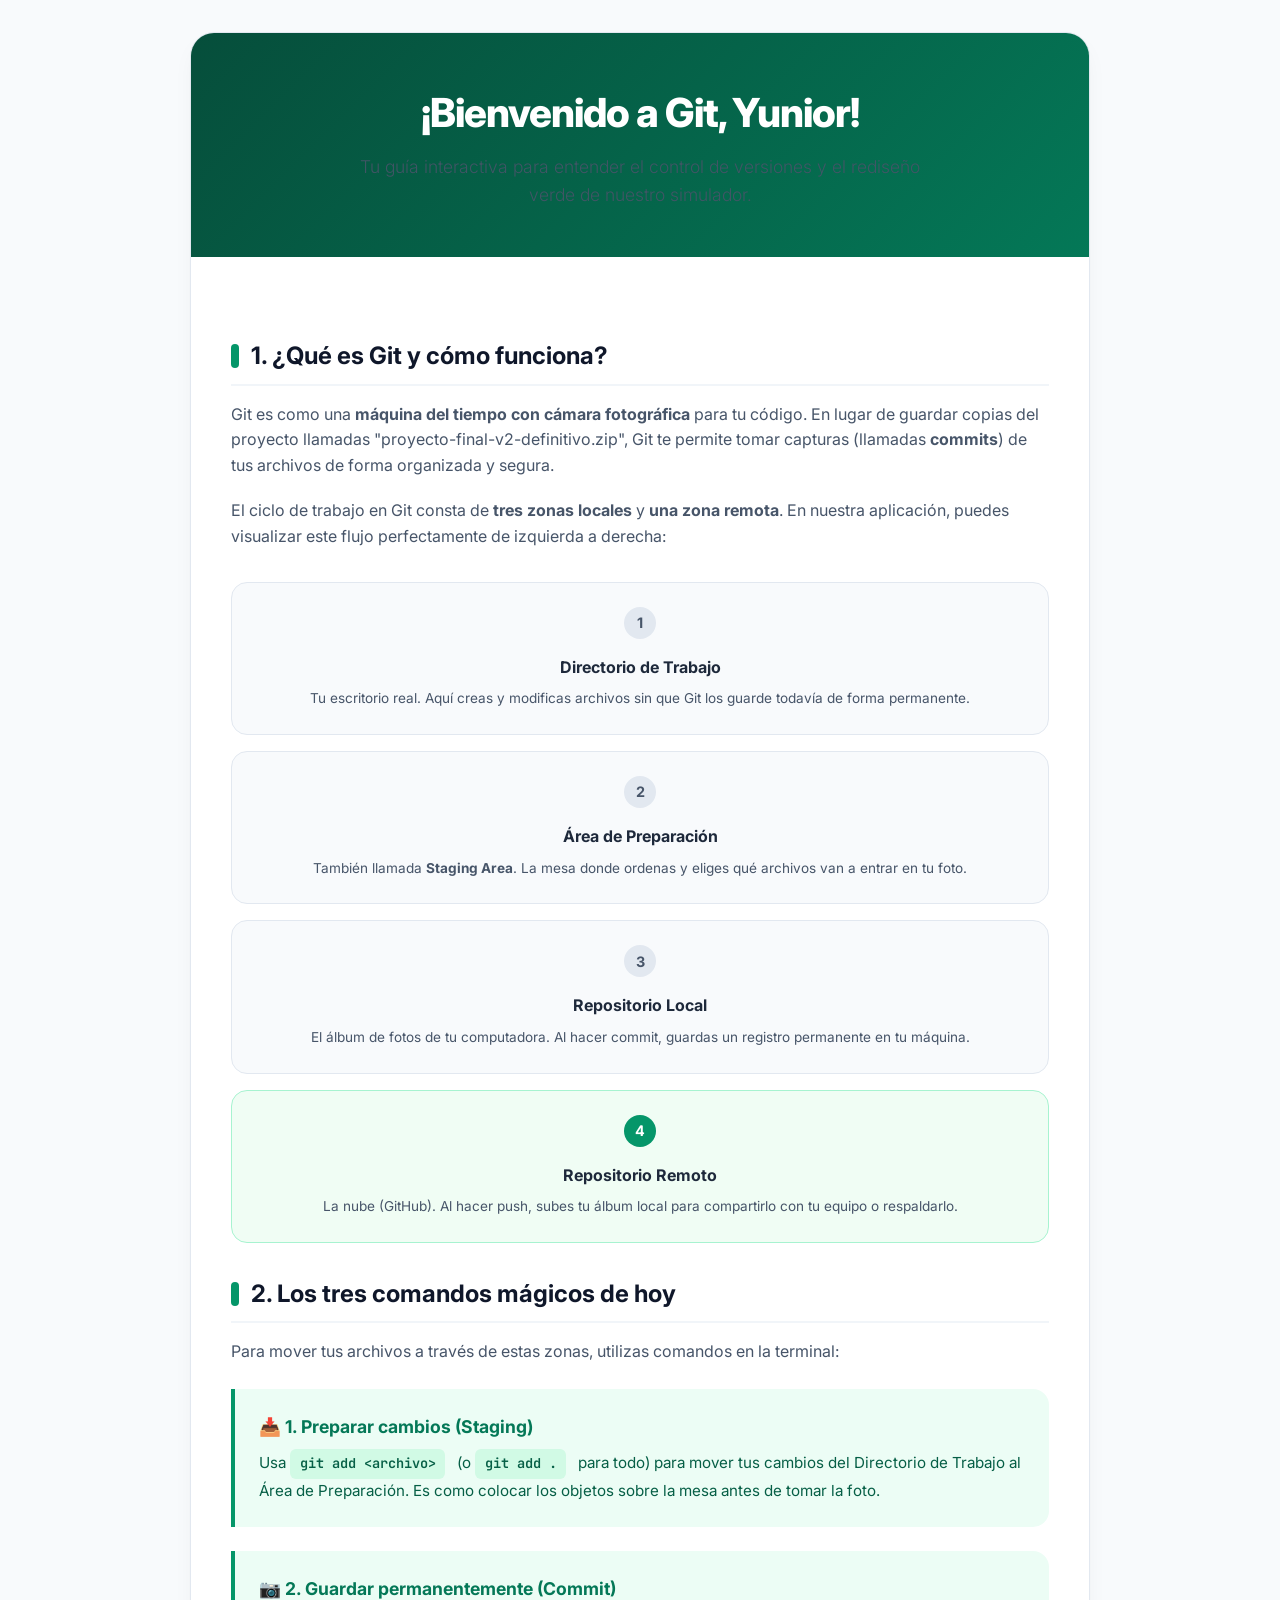
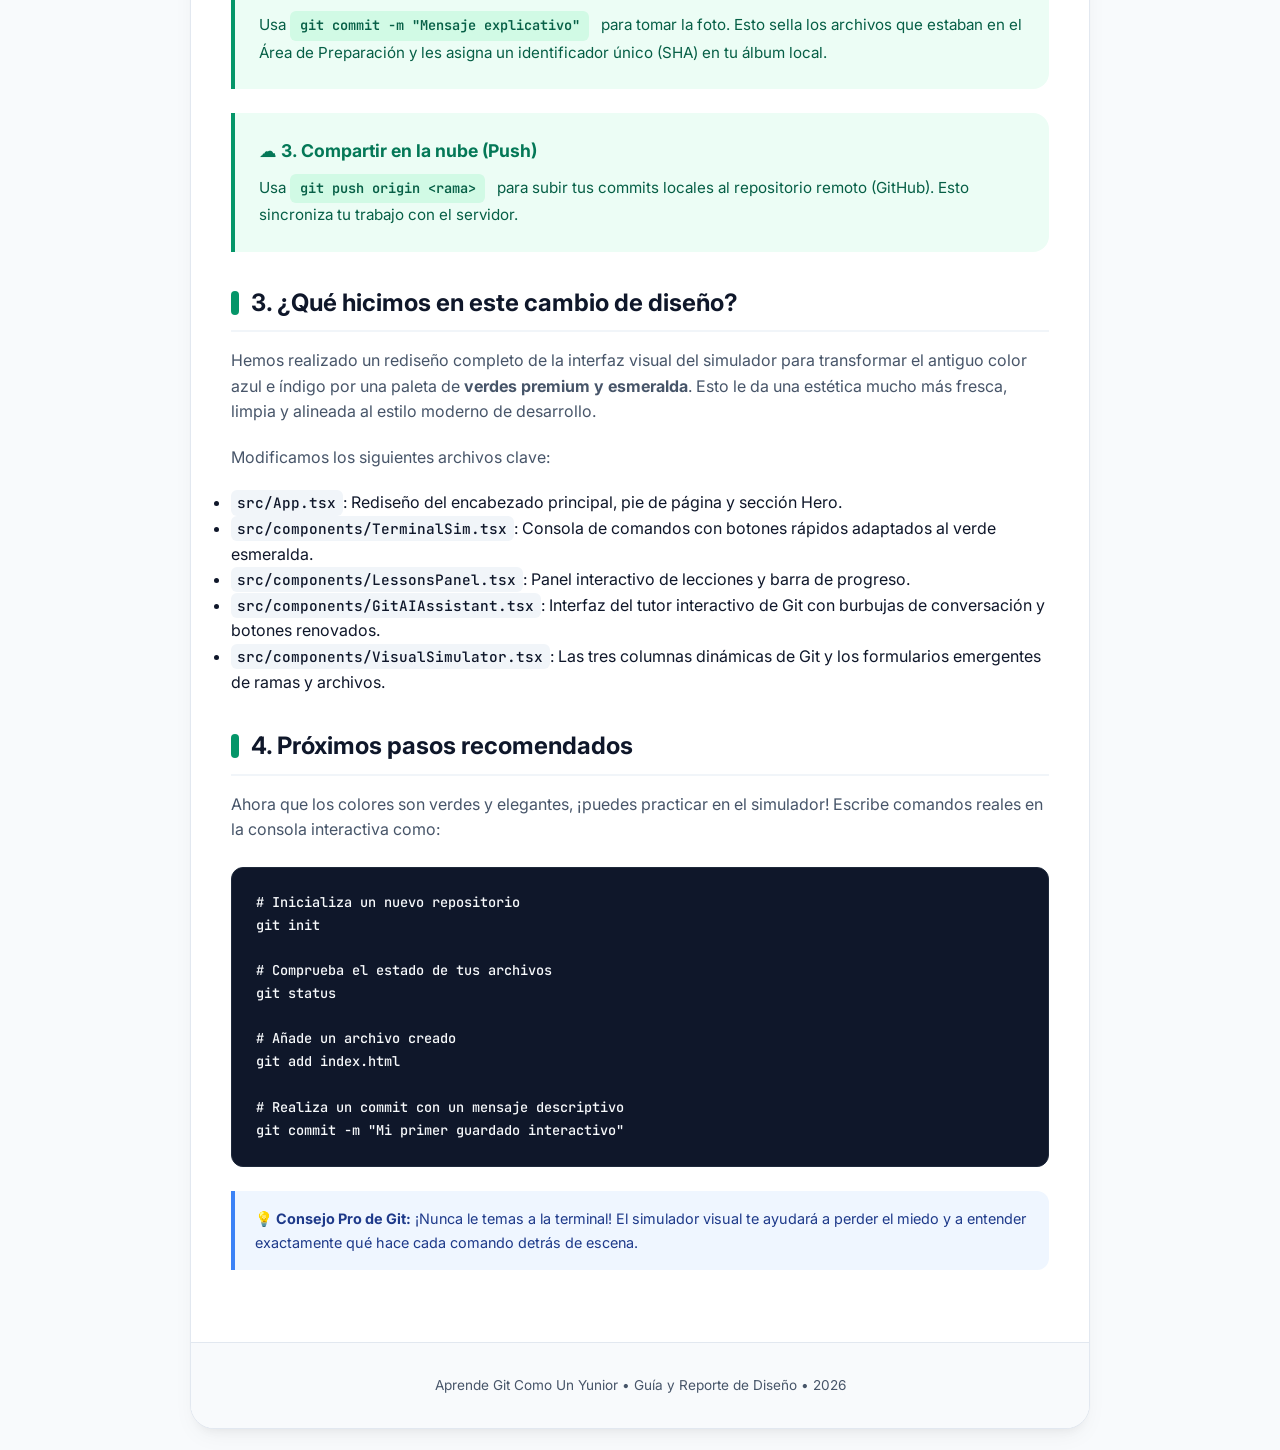
<file: docs/new_features/guia-git-verde.html>
<!DOCTYPE html>
<html lang="es">
<head>
    <meta charset="UTF-8">
    <meta name="viewport" content="width=device-width, initial-scale=1.0">
    <title>Guía Interactiva de Git & Reporte de Diseño</title>
    <link href="https://fonts.googleapis.com/css2?family=Inter:wght@300;400;500;600;700;800&family=JetBrains+Mono:wght@400;500;600;700&display=swap" rel="stylesheet">
    <style>
        :root {
            --color-primary: #059669; /* Emerald 600 */
            --color-primary-dark: #047857; /* Emerald 700 */
            --color-primary-light: #ecfdf5; /* Emerald 50 */
            --color-bg: #f8fafc;
            --color-card-bg: #ffffff;
            --color-text-main: #0f172a;
            --color-text-muted: #475569;
            --font-sans: 'Inter', system-ui, -apple-system, sans-serif;
            --font-mono: 'JetBrains Mono', monospace;
        }

        * {
            box-sizing: border-box;
            margin: 0;
            padding: 0;
        }

        body {
            font-family: var(--font-sans);
            background-color: var(--color-bg);
            color: var(--color-text-main);
            line-height: 1.6;
            padding: 2rem 1rem;
        }

        .container {
            max-width: 900px;
            margin: 0 auto;
            background: var(--color-card-bg);
            border-radius: 24px;
            box-shadow: 0 10px 25px -5px rgba(0, 0, 0, 0.05), 0 8px 10px -6px rgba(0, 0, 0, 0.05);
            border: 1px solid #e2e8f0;
            overflow: hidden;
        }

        header {
            background-image: linear-gradient(135deg, #064e3b 0%, #047857 100%);
            color: white;
            padding: 3rem 2rem;
            text-align: center;
            position: relative;
        }

        header h1 {
            font-size: 2.5rem;
            font-weight: 800;
            letter-spacing: -0.025em;
            margin-bottom: 0.5rem;
        }

        header p {
            font-size: 1.1rem;
            opacity: 0.9;
            max-width: 600px;
            margin: 0 auto;
            font-weight: 300;
        }

        .content {
            padding: 3rem 2.5rem;
        }

        h2 {
            font-size: 1.5rem;
            font-weight: 700;
            color: #0f172a;
            margin-top: 2rem;
            margin-bottom: 1rem;
            display: flex;
            align-items: center;
            gap: 0.75rem;
            border-bottom: 2px solid #f1f5f9;
            padding-bottom: 0.5rem;
        }

        h2::before {
            content: '';
            display: inline-block;
            width: 8px;
            height: 24px;
            background-color: var(--color-primary);
            border-radius: 4px;
        }

        p {
            margin-bottom: 1.25rem;
            color: var(--color-text-muted);
            font-size: 1rem;
        }

        .highlight-box {
            background-color: var(--color-primary-light);
            border-left: 4px solid var(--color-primary);
            padding: 1.5rem;
            border-radius: 0 16px 16px 0;
            margin: 1.5rem 0;
        }

        .highlight-box h3 {
            color: var(--color-primary-dark);
            font-weight: 700;
            margin-bottom: 0.5rem;
            font-size: 1.1rem;
        }

        .highlight-box p {
            margin-bottom: 0;
            color: #065f46;
            font-size: 0.95rem;
        }

        /* Git Lifecycle Diagram */
        .git-flow {
            display: grid;
            grid-template-cols: repeat(auto-fit, minmax(180px, 1fr));
            gap: 1rem;
            margin: 2rem 0;
        }

        .flow-step {
            background: #f8fafc;
            border: 1px solid #e2e8f0;
            border-radius: 16px;
            padding: 1.5rem;
            text-align: center;
            transition: all 0.2s ease;
        }

        .flow-step:hover {
            transform: translateY(-2px);
            box-shadow: 0 4px 12px rgba(0, 0, 0, 0.03);
            border-color: #cbd5e1;
        }

        .flow-step .step-num {
            display: inline-flex;
            width: 32px;
            height: 32px;
            background-color: #e2e8f0;
            color: #475569;
            border-radius: 50%;
            align-items: center;
            justify-content: center;
            font-weight: 700;
            font-size: 0.9rem;
            margin-bottom: 1rem;
        }

        .flow-step.active-step {
            border-color: #a7f3d0;
            background-color: #f0fdf4;
        }

        .flow-step.active-step .step-num {
            background-color: var(--color-primary);
            color: white;
        }

        .flow-step h4 {
            font-size: 1rem;
            font-weight: 700;
            color: #1e293b;
            margin-bottom: 0.5rem;
        }

        .flow-step p {
            font-size: 0.85rem;
            margin-bottom: 0;
        }

        code {
            font-family: var(--font-mono);
            background-color: #f1f5f9;
            color: #0f172a;
            padding: 0.2rem 0.4rem;
            border-radius: 6px;
            font-size: 0.9rem;
            font-weight: 500;
        }

        pre {
            background: #0f172a;
            color: #f8fafc;
            padding: 1.5rem;
            border-radius: 12px;
            overflow-x: auto;
            margin: 1.5rem 0;
            border: 1px solid #1e293b;
        }

        pre code {
            background: transparent;
            color: inherit;
            padding: 0;
            border-radius: 0;
            font-size: 0.85rem;
        }

        .command-badge {
            display: inline-block;
            background: #e2e8f0;
            color: #334155;
            font-family: var(--font-mono);
            font-size: 0.85rem;
            padding: 0.25rem 0.6rem;
            border-radius: 6px;
            margin-right: 0.5rem;
            font-weight: 600;
        }

        .command-badge.primary {
            background: #d1fae5;
            color: #065f46;
        }

        .footer {
            text-align: center;
            padding: 2rem;
            background-color: #f8fafc;
            border-top: 1px solid #e2e8f0;
            font-size: 0.85rem;
            color: var(--color-text-muted);
        }

        .alert-info {
            background-color: #eff6ff;
            border-left: 4px solid #3b82f6;
            padding: 1rem 1.25rem;
            border-radius: 0 12px 12px 0;
            margin: 1.5rem 0;
            color: #1e3a8a;
            font-size: 0.9rem;
        }

        /* Responsive adjustments */
        @media (max-width: 640px) {
            body {
                padding: 1rem 0.5rem;
            }
            .content {
                padding: 2rem 1.25rem;
            }
            header h1 {
                font-size: 2rem;
            }
        }
    </style>
</head>
<body>

<div class="container">
    <header>
        <h1>¡Bienvenido a Git, Yunior!</h1>
        <p>Tu guía interactiva para entender el control de versiones y el rediseño verde de nuestro simulador.</p>
    </header>

    <div class="content">
        <h2>1. ¿Qué es Git y cómo funciona?</h2>
        <p>
            Git es como una <strong>máquina del tiempo con cámara fotográfica</strong> para tu código. En lugar de guardar copias del proyecto llamadas "proyecto-final-v2-definitivo.zip", Git te permite tomar capturas (llamadas <strong>commits</strong>) de tus archivos de forma organizada y segura.
        </p>

        <p>
            El ciclo de trabajo en Git consta de <strong>tres zonas locales</strong> y <strong>una zona remota</strong>. En nuestra aplicación, puedes visualizar este flujo perfectamente de izquierda a derecha:
        </p>

        <div class="git-flow">
            <div class="flow-step">
                <span class="step-num">1</span>
                <h4>Directorio de Trabajo</h4>
                <p>Tu escritorio real. Aquí creas y modificas archivos sin que Git los guarde todavía de forma permanente.</p>
            </div>
            <div class="flow-step">
                <span class="step-num">2</span>
                <h4>Área de Preparación</h4>
                <p>También llamada <strong>Staging Area</strong>. La mesa donde ordenas y eliges qué archivos van a entrar en tu foto.</p>
            </div>
            <div class="flow-step">
                <span class="step-num">3</span>
                <h4>Repositorio Local</h4>
                <p>El álbum de fotos de tu computadora. Al hacer commit, guardas un registro permanente en tu máquina.</p>
            </div>
            <div class="flow-step active-step">
                <span class="step-num">4</span>
                <h4>Repositorio Remoto</h4>
                <p>La nube (GitHub). Al hacer push, subes tu álbum local para compartirlo con tu equipo o respaldarlo.</p>
            </div>
        </div>

        <h2>2. Los tres comandos mágicos de hoy</h2>
        <p>Para mover tus archivos a través de estas zonas, utilizas comandos en la terminal:</p>

        <div class="highlight-box">
            <h3>📥 1. Preparar cambios (Staging)</h3>
            <p>
                Usa <span class="command-badge primary">git add &lt;archivo&gt;</span> (o <span class="command-badge primary">git add .</span> para todo) para mover tus cambios del Directorio de Trabajo al Área de Preparación. Es como colocar los objetos sobre la mesa antes de tomar la foto.
            </p>
        </div>

        <div class="highlight-box">
            <h3>📷 2. Guardar permanentemente (Commit)</h3>
            <p>
                Usa <span class="command-badge primary">git commit -m "Mensaje explicativo"</span> para tomar la foto. Esto sella los archivos que estaban en el Área de Preparación y les asigna un identificador único (SHA) en tu álbum local.
            </p>
        </div>

        <div class="highlight-box">
            <h3>☁️ 3. Compartir en la nube (Push)</h3>
            <p>
                Usa <span class="command-badge primary">git push origin &lt;rama&gt;</span> para subir tus commits locales al repositorio remoto (GitHub). Esto sincroniza tu trabajo con el servidor.
            </p>
        </div>

        <h2>3. ¿Qué hicimos en este cambio de diseño?</h2>
        <p>
            Hemos realizado un rediseño completo de la interfaz visual del simulador para transformar el antiguo color azul e índigo por una paleta de <strong>verdes premium y esmeralda</strong>. Esto le da una estética mucho más fresca, limpia y alineada al estilo moderno de desarrollo.
        </p>
        
        <p>Modificamos los siguientes archivos clave:</p>
        <ul>
            <li><code>src/App.tsx</code>: Rediseño del encabezado principal, pie de página y sección Hero.</li>
            <li><code>src/components/TerminalSim.tsx</code>: Consola de comandos con botones rápidos adaptados al verde esmeralda.</li>
            <li><code>src/components/LessonsPanel.tsx</code>: Panel interactivo de lecciones y barra de progreso.</li>
            <li><code>src/components/GitAIAssistant.tsx</code>: Interfaz del tutor interactivo de Git con burbujas de conversación y botones renovados.</li>
            <li><code>src/components/VisualSimulator.tsx</code>: Las tres columnas dinámicas de Git y los formularios emergentes de ramas y archivos.</li>
        </ul>

        <h2>4. Próximos pasos recomendados</h2>
        <p>
            Ahora que los colores son verdes y elegantes, ¡puedes practicar en el simulador! Escribe comandos reales en la consola interactiva como:
        </p>
        <pre><code># Inicializa un nuevo repositorio
git init

# Comprueba el estado de tus archivos
git status

# Añade un archivo creado
git add index.html

# Realiza un commit con un mensaje descriptivo
git commit -m "Mi primer guardado interactivo"</code></pre>

        <div class="alert-info">
            <strong>💡 Consejo Pro de Git:</strong> ¡Nunca le temas a la terminal! El simulador visual te ayudará a perder el miedo y a entender exactamente qué hace cada comando detrás de escena.
        </div>
    </div>

    <div class="footer">
        Aprende Git Como Un Yunior • Guía y Reporte de Diseño • 2026
    </div>
</div>

</body>
</html>
</file>
